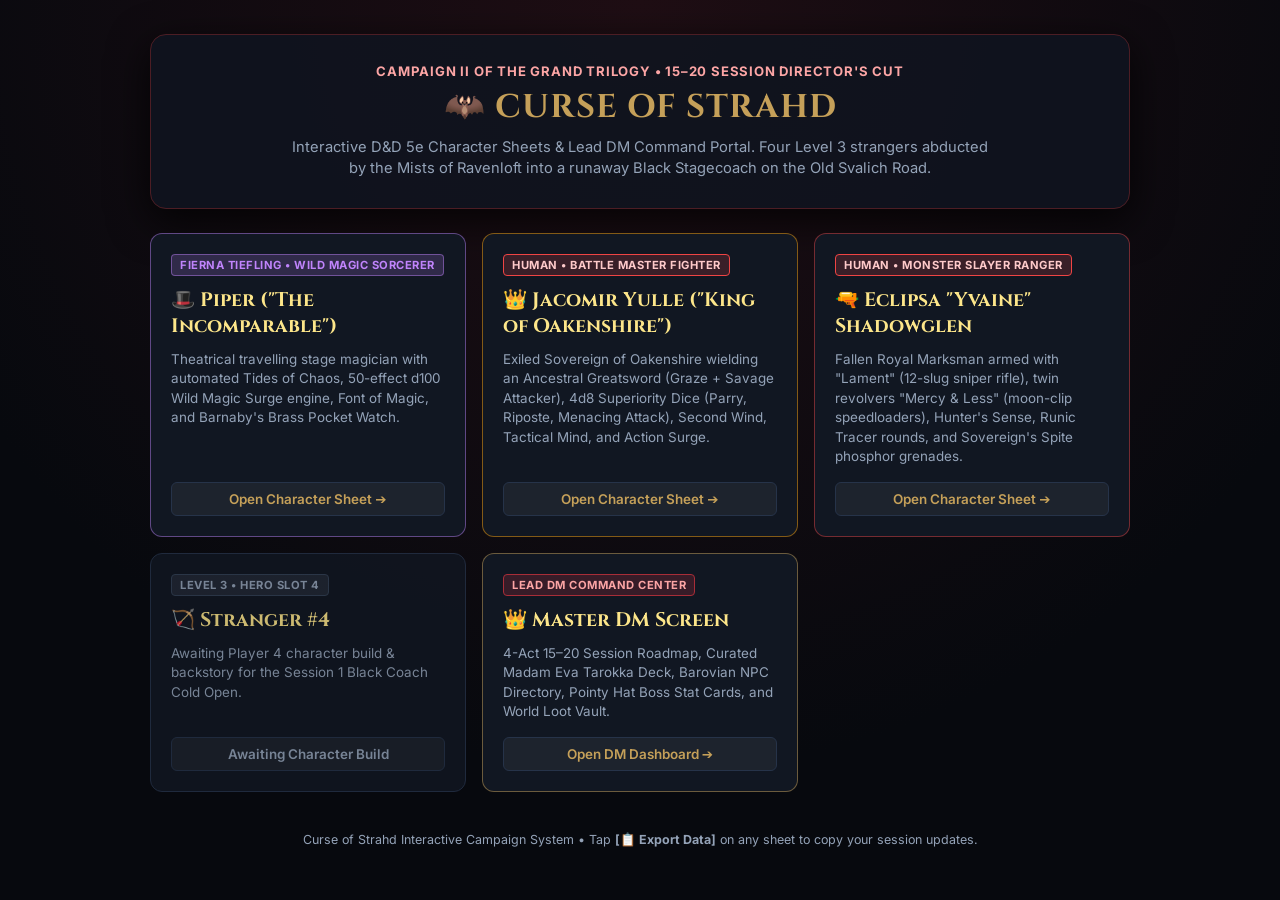
<file: index.html>
<!DOCTYPE html>
<html lang="en">
<head>
    <meta charset="UTF-8">
    <meta name="viewport" content="width=device-width, initial-scale=1.0">
    <title>Curse of Strahd — Campaign 2 Portal Hub</title>
    <link rel="preconnect" href="https://fonts.googleapis.com">
    <link rel="preconnect" href="https://fonts.gstatic.com" crossorigin>
    <link href="https://fonts.googleapis.com/css2?family=Cinzel:wght@600;700;800&family=Inter:wght@400;500;600;700&display=swap" rel="stylesheet">
    <style>
        :root {
            --bg-canvas: #07090e;
            --bg-card: #111722;
            --bg-card-hover: #172030;
            --border-card: #263349;
            --accent-gold: #c5a059;
            --accent-crimson: #e15b67;
            --accent-purple: #c084fc;
            --accent-blue: #38bdf8;
            --text-main: #f8fafc;
            --text-dim: #94a3b8;
        }
        * { box-sizing: border-box; margin: 0; padding: 0; }
        body {
            background: radial-gradient(circle at top, #1f0e14 0%, #07090e 70%);
            color: var(--text-main);
            font-family: 'Inter', system-ui, -apple-system, sans-serif;
            min-height: 100vh;
            display: flex;
            flex-direction: column;
            align-items: center;
            padding: 34px 16px;
        }
        .container {
            width: 100%;
            max-width: 980px;
            display: flex;
            flex-direction: column;
            gap: 24px;
        }
        header {
            text-align: center;
            border: 1px solid #4c1d24;
            background: rgba(15, 20, 31, 0.88);
            border-radius: 16px;
            padding: 28px 20px;
            box-shadow: 0 12px 40px rgba(0,0,0,0.8);
        }
        .sub {
            color: #fca5a5;
            font-size: 0.82rem;
            font-weight: 700;
            letter-spacing: 0.8px;
            margin-bottom: 6px;
        }
        h1 {
            font-family: 'Cinzel', serif;
            font-size: 2.05rem;
            color: var(--accent-gold);
            letter-spacing: 1px;
            margin-bottom: 8px;
        }
        .subtitle {
            color: var(--text-dim);
            font-size: 0.92rem;
            max-width: 700px;
            margin: 0 auto;
            line-height: 1.45;
        }
        .grid {
            display: grid;
            grid-template-columns: repeat(auto-fit, minmax(275px, 1fr));
            gap: 16px;
        }
        .portal-card {
            background: var(--bg-card);
            border: 1px solid var(--border-card);
            border-radius: 12px;
            padding: 20px;
            text-decoration: none;
            color: inherit;
            display: flex;
            flex-direction: column;
            gap: 11px;
            transition: all 0.2s ease;
        }
        .portal-card:hover {
            transform: translateY(-4px);
            background: var(--bg-card-hover);
            border-color: var(--accent-gold);
            box-shadow: 0 8px 24px rgba(197, 160, 89, 0.18);
        }
        .card-tag {
            font-size: 0.7rem;
            font-weight: 700;
            text-transform: uppercase;
            letter-spacing: 0.5px;
            padding: 3px 8px;
            border-radius: 4px;
            display: inline-block;
            align-self: flex-start;
        }
        .hero-name {
            font-family: 'Cinzel', serif;
            font-size: 1.22rem;
            font-weight: 700;
            color: #fde68a;
            display: flex;
            align-items: center;
            gap: 8px;
        }
        .hero-desc {
            font-size: 0.84rem;
            color: var(--text-dim);
            line-height: 1.45;
            flex: 1;
        }
        .btn-launch {
            background: rgba(255, 255, 255, 0.05);
            border: 1px solid var(--border-card);
            color: var(--accent-gold);
            font-weight: 600;
            font-size: 0.84rem;
            padding: 8px 12px;
            border-radius: 6px;
            text-align: center;
            margin-top: 4px;
        }
        .portal-card:hover .btn-launch {
            background: var(--accent-gold);
            color: #000;
            border-color: var(--accent-gold);
        }
        footer {
            text-align: center;
            font-size: 0.78rem;
            color: var(--text-dim);
            margin-top: 16px;
        }
    </style>
</head>
<body>
    <div class="container">
        <header>
            <div class="sub">CAMPAIGN II OF THE GRAND TRILOGY • 15–20 SESSION DIRECTOR'S CUT</div>
            <h1>🦇 CURSE OF STRAHD</h1>
            <p class="subtitle">
                Interactive D&amp;D 5e Character Sheets &amp; Lead DM Command Portal. Four Level 3 strangers abducted by the Mists of Ravenloft into a runaway Black Stagecoach on the Old Svalich Road.
            </p>
        </header>

        <div class="grid">
            <!-- PIPER THE INCOMPARABLE -->
            <a href="PIPER_PLAYER_SHEET.html" class="portal-card" style="border-color:rgba(192,132,252,0.45);">
                <span class="card-tag" style="background:rgba(192,132,252,0.18); color:var(--accent-purple); border:1px solid rgba(192,132,252,0.45);">Fierna Tiefling • Wild Magic Sorcerer</span>
                <div class="hero-name">🎩 Piper ("The Incomparable")</div>
                <div class="hero-desc">Theatrical travelling stage magician with automated Tides of Chaos, 50-effect d100 Wild Magic Surge engine, Font of Magic, and Barnaby's Brass Pocket Watch.</div>
                <div class="btn-launch">Open Character Sheet ➔</div>
            </a>

            <!-- JACOMIR YULLE (KING OF OAKENSHIRE) -->
            <a href="JACOMIR_PLAYER_SHEET.html" class="portal-card" style="border-color:rgba(245,158,11,0.5);">
                <span class="card-tag" style="background:rgba(239,68,68,0.18); color:#fecaca; border:1px solid #ef4444;">Human • Battle Master Fighter</span>
                <div class="hero-name">👑 Jacomir Yulle ("King of Oakenshire")</div>
                <div class="hero-desc">Exiled Sovereign of Oakenshire wielding an Ancestral Greatsword (Graze + Savage Attacker), 4d8 Superiority Dice (Parry, Riposte, Menacing Attack), Second Wind, Tactical Mind, and Action Surge.</div>
                <div class="btn-launch">Open Character Sheet ➔</div>
            </a>

            <!-- ECLIPSA "YVAINE" SHADOWGLEN -->
            <a href="YVAINE_PLAYER_SHEET.html" class="portal-card" style="border-color:rgba(239,68,68,0.45);">
                <span class="card-tag" style="background:rgba(239,68,68,0.18); color:#fecaca; border:1px solid #ef4444;">Human • Monster Slayer Ranger</span>
                <div class="hero-name">🔫 Eclipsa "Yvaine" Shadowglen</div>
                <div class="hero-desc">Fallen Royal Marksman armed with "Lament" (12-slug sniper rifle), twin revolvers "Mercy &amp; Less" (moon-clip speedloaders), Hunter's Sense, Runic Tracer rounds, and Sovereign's Spite phosphor grenades.</div>
                <div class="btn-launch">Open Character Sheet ➔</div>
            </a>

            <!-- Companion Slot Hidden Until In-Game Reveal -->

            <!-- STRANGER 4 -->
            <div class="portal-card" style="opacity:0.8;">
                <span class="card-tag" style="background:rgba(148,163,184,0.12); color:var(--text-dim); border:1px solid #334155;">Level 3 • Hero Slot 4</span>
                <div class="hero-name">🏹 Stranger #4</div>
                <div class="hero-desc">Awaiting Player 4 character build &amp; backstory for the Session 1 Black Coach Cold Open.</div>
                <div class="btn-launch" style="color:var(--text-dim);">Awaiting Character Build</div>
            </div>

            <!-- MASTER DM SCREEN -->
            <a href="DM_SCREEN.html" class="portal-card" style="border-color:rgba(197,160,89,0.5);">
                <span class="card-tag" style="background:rgba(168,45,56,0.25); color:#fca5a5; border:1px solid #a82d38;">Lead DM Command Center</span>
                <div class="hero-name">👑 Master DM Screen</div>
                <div class="hero-desc">4-Act 15–20 Session Roadmap, Curated Madam Eva Tarokka Deck, Barovian NPC Directory, Pointy Hat Boss Stat Cards, and World Loot Vault.</div>
                <div class="btn-launch">Open DM Dashboard ➔</div>
            </a>
        </div>

        <footer>
            Curse of Strahd Interactive Campaign System • Tap <strong>[📋 Export Data]</strong> on any sheet to copy your session updates.
        </footer>
    </div>
</body>
</html>
</file>
